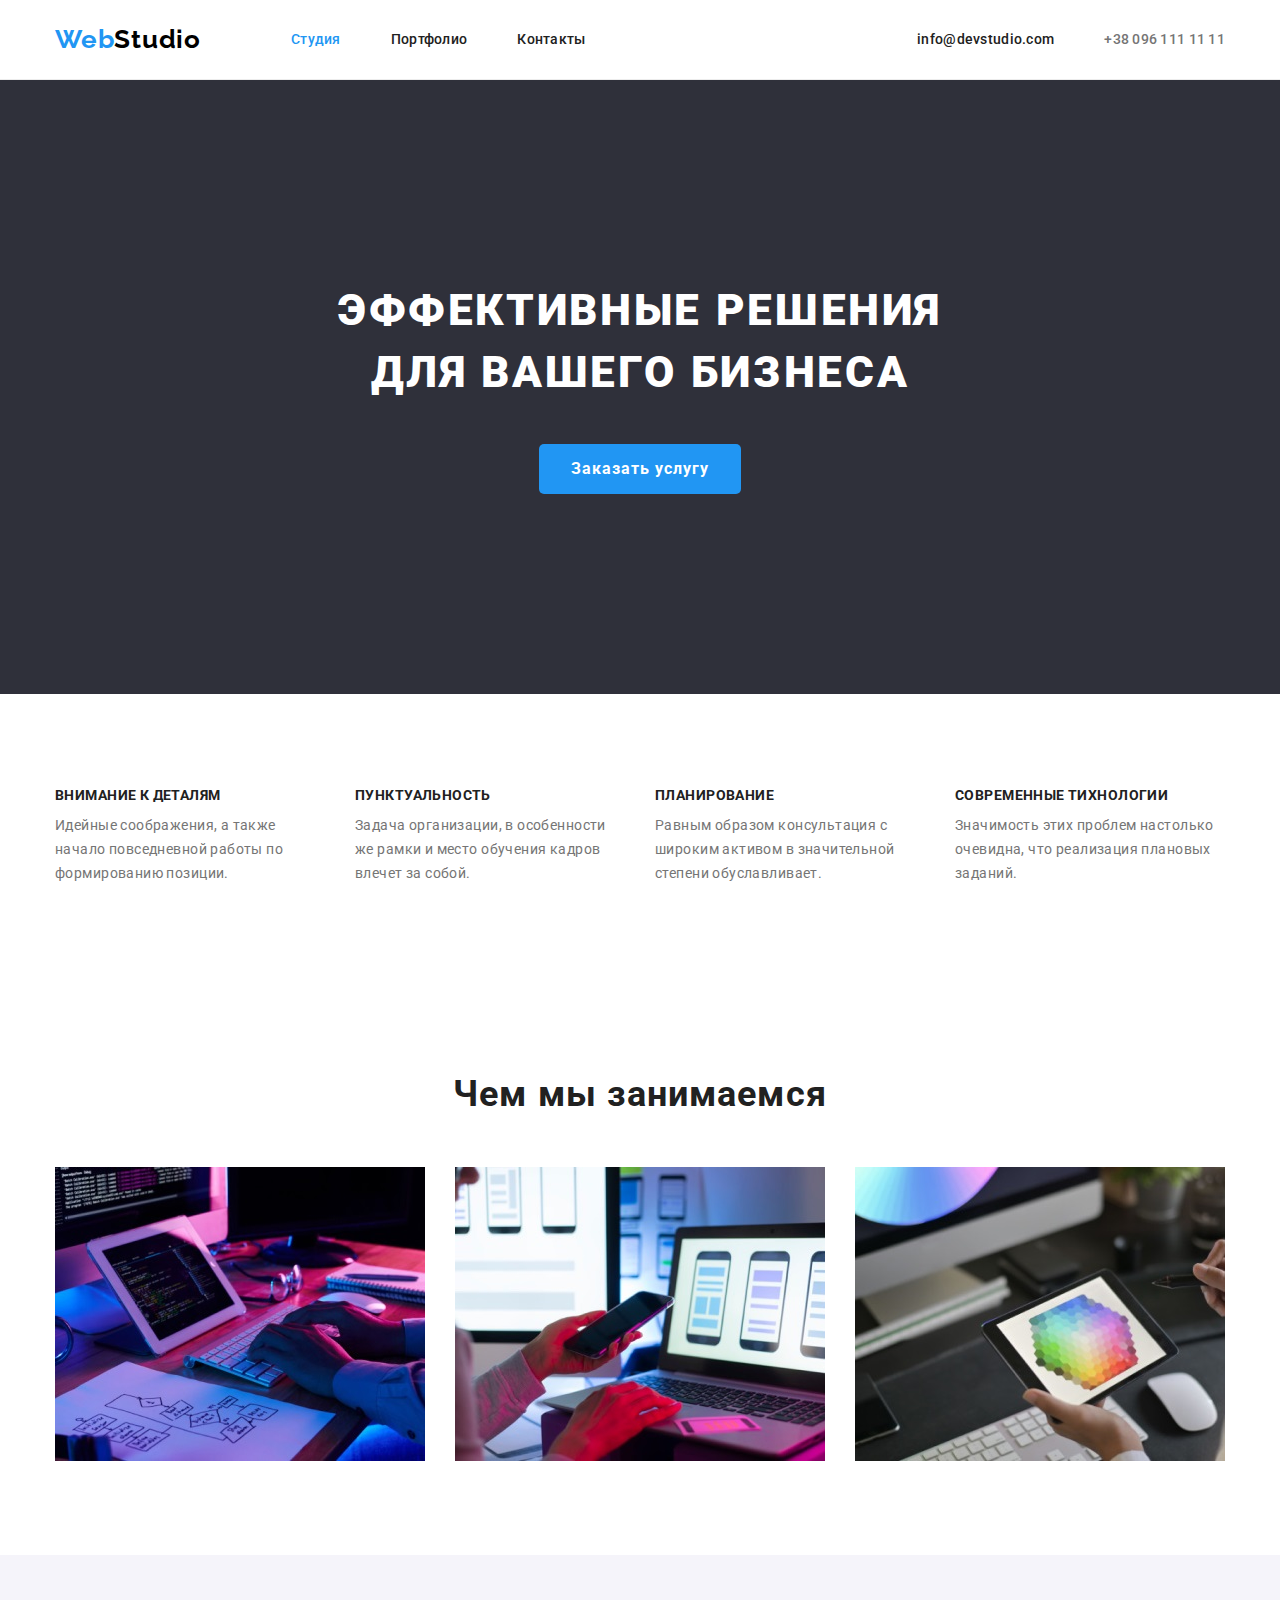
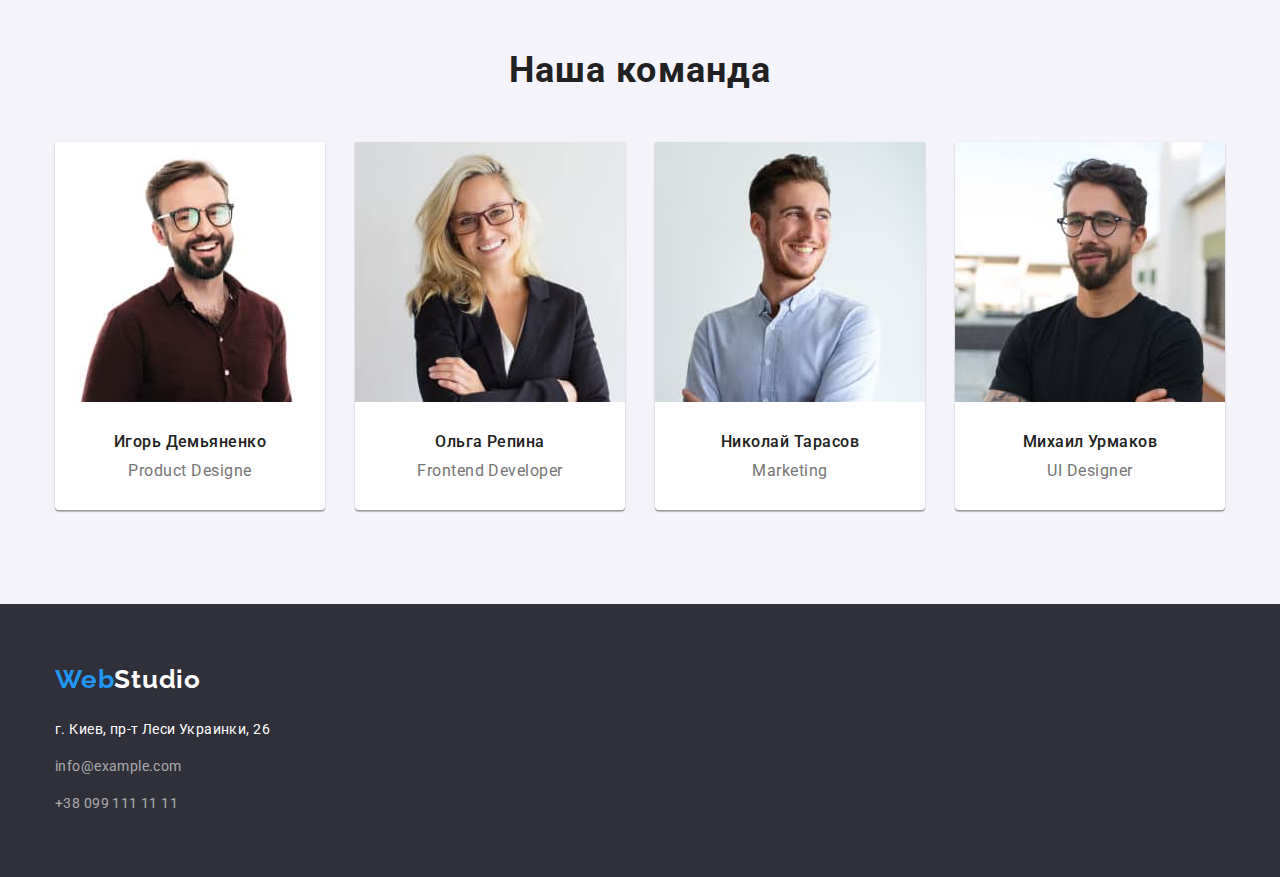
<file: index.html>
<!DOCTYPE html>
<html lang="ru">
  <head>
    <meta charset="UTF-8" />
    <meta http-equiv="X-UA-Compatible" content="IE=edge" />
    <meta name="viewport" content="width=device-width, initial-scale=1.0" />
    <title>WebStudio</title>
    <link rel="stylesheet" href="./style.css/modern-normalize.css" />
    <link rel="stylesheet" href="./style.css/style.css" />
    <link rel="preconnect" href="https://fonts.googleapis.com" />
    <link rel="preconnect" href="https://fonts.gstatic.com" crossorigin />
    <link
      href="https://fonts.googleapis.com/css2?family=Raleway:wght@700&family=Roboto:wght@400;500;700;900&display=swap"
      rel="stylesheet"
    />
  </head>

  <body class="body">
    <!--Шапка сайта-->
    <header class="head">
      <div class="container top-head">
        <a class="logo top" href="./index.html"
          ><span class="first-logo">Web</span
          ><span class="second-logo">Studio</span></a
        >

        <nav>
          <ul class="menu">
            <li><a class="menu-link, activ" href="./index.html">Студия</a></li>
            <li>
              <a class="menu-link" href="./portfolio.html">Портфолио</a>
            </li>
            <li><a class="menu-link" href="#">Контакты</a></li>
          </ul>
        </nav>

        <ul class="menu-tel">
          <li>
            <a class="menu-link" href="mailto:info@devstudio.com"
              >info@devstudio.com</a
            >
          </li>

          <li>
            <a class="menu-number" href="tel:+380961111111"
              >+38 096 111 11 11</a
            >
          </li>
        </ul>
      </div>
    </header>
    <main>
      <!--Герой-->

      <section class="hero">
        <div class="container">
          <h1 class="hero-text">
            Эффективные решения <br />
            для вашего бизнеса
          </h1>
          <button class="hero-button" type="button">Заказать услугу</button>
        </div>
      </section>

      <!--Приимущества-->

      <section class="advantages-block">
        <div class="container">
          <ul class="advantages">
            <li>
              <h3>Внимание к деталям</h3>
              <p>
                Идейные соображения, а также начало повседневной работы по
                формированию позиции.
              </p>
            </li>

            <li>
              <h3>Пунктуальность</h3>
              <p>
                Задача организации, в особенности же рамки и место обучения
                кадров влечет за собой.
              </p>
            </li>
            <li>
              <h3>Планирование</h3>
              <p>
                Равным образом консультация с широким активом в значительной
                степени обуславливает.
              </p>
            </li>
            <li>
              <h3>Современные тихнологии</h3>
              <p>
                Значимость этих проблем настолько очевидна, что реализация
                плановых заданий.
              </p>
            </li>
          </ul>
        </div>
      </section>

      <!--Задачи-->

      <section class="task-container">
        <div class="container">
          <h2 class="task-text">Чем мы занимаемся</h2>
          <ul class="task-photo">
            <li>
              <img src="./images/box1.jpg" alt="Рабочий стол с компъютером" />
            </li>
            <li>
              <img src="./images/box2.jpg" alt="Смартфон в руке" />
            </li>
            <li>
              <img src="./images/box3.jpg" alt="Планшет в руках" />
            </li>
          </ul>
        </div>
      </section>

      <!--Команда-->

      <section class="team">
        <div class="container">
          <h2 class="team-text">Наша команда</h2>

          <ul class="team-photo">
            <li>
              <img src="./images/team-card1.jpg " alt="Сотрудник фирмы" />
              <div class="team-title">
                <h3>Игорь Демьяненко</h3>
                <p>Product Designe</p>
              </div>
            </li>
            <li>
              <img src="./images/team-card2.jpg" alt="Сотрудница фирмы" />
              <div class="team-title">
                <h3>Ольга Репина</h3>
                <p>Frontend Developer</p>
              </div>
            </li>
            <li>
              <img src="./images/team-card3.jpg" alt="Сотрудник фирмы" />
              <div class="team-title">
                <h3>Николай Тарасов</h3>
                <p>Marketing</p>
              </div>
            </li>
            <li>
              <img src="./images/team-card4.jpg" alt="Сотрудник фиjpg" />
              <div class="team-title">
                <h3>Михаил Урмаков</h3>
                <p>UI Designer</p>
              </div>
            </li>
          </ul>
        </div>
      </section>
    </main>

    <!-- Подвал -->

    <footer class="footer">
      <div class="container">
        <a class="logo second" href="#"
          ><span class="first-logo">Web</span
          ><span class="second-logo-footer">Studio</span></a
        >

        <address>
          <ul class="footer-adress">
            <li>
              <a
                class="footer-adress-str"
                href="https://goo.gl/maps/uQqDVaKPQXahRZEBA"
              >
                г. Киев, пр-т Леси Украинки, 26
              </a>
            </li>
            <li>
              <a class="footer-mail" href="maiolto:info@example.com"
                >info@example.com</a
              >
            </li>
            <li>
              <a class="footer-mail" href="tel:+380991111111"
                >+38 099 111 11 11</a
              >
            </li>
          </ul>
        </address>
      </div>
    </footer>
  </body>
</html>
</file>
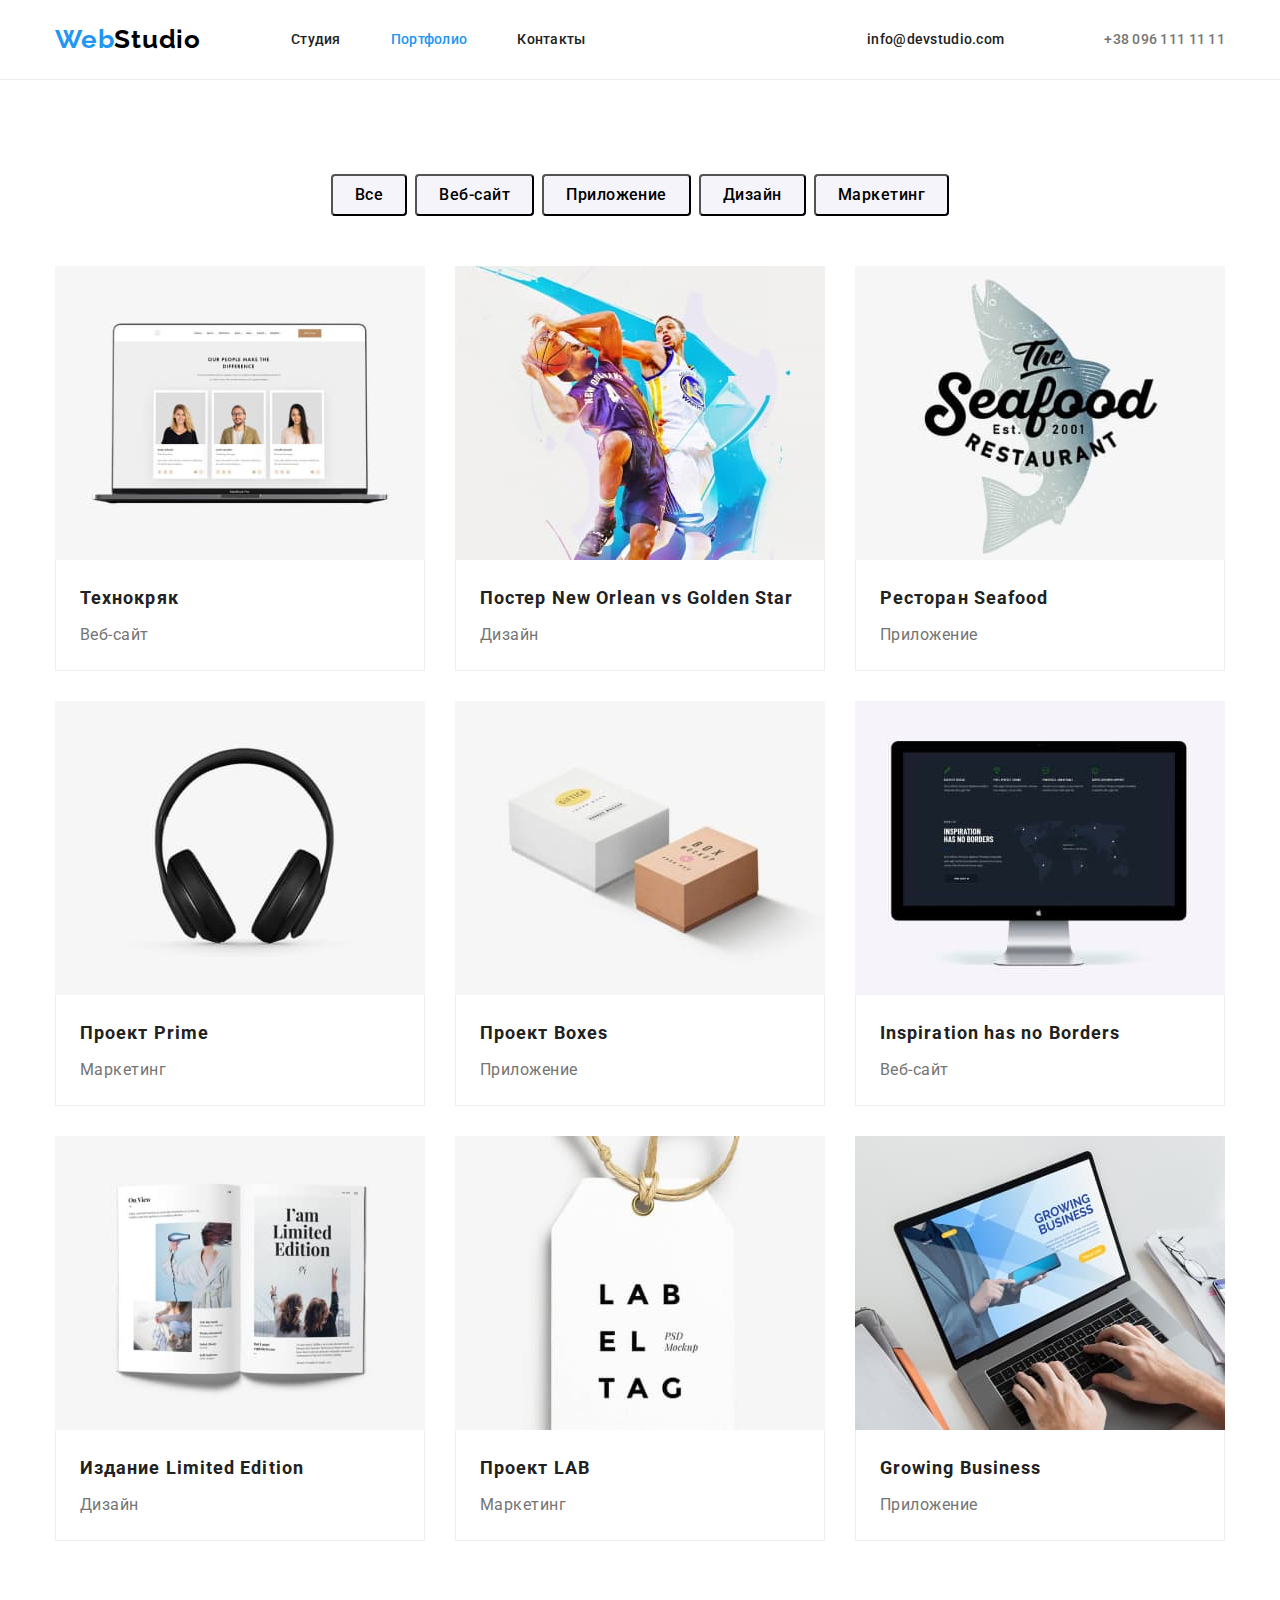
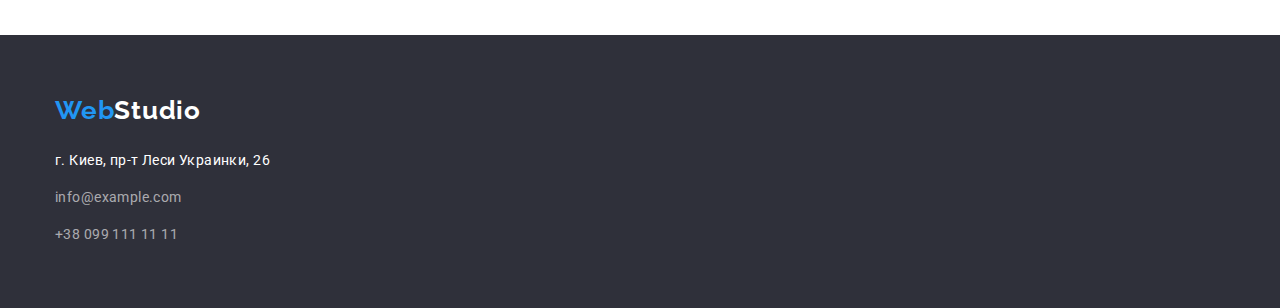
<file: portfolio.html>
<!DOCTYPE html>
<html lang="ru">
  <head>
    <meta charset="UTF-8" />
    <meta http-equiv="X-UA-Compatible" content="IE=edge" />
    <meta name="viewport" content="width=device-width, initial-scale=1.0" />
    <title>Portfolio</title>
    <link rel="stylesheet" href="./style.css/modern-normalize.css" />
    <link rel="stylesheet" href="./style.css/style.css" />
    <link rel="preconnect" href="https://fonts.googleapis.com" />
    <link rel="preconnect" href="https://fonts.gstatic.com" crossorigin />
    <link
      href="https://fonts.googleapis.com/css2?family=Raleway:wght@700&family=Roboto:wght@400;500;700;900&display=swap"
      rel="stylesheet"
    />
  </head>

  <body class="body">
    <!--Шапка сайта-->
    <header class="head">
      <div class="container">
        <div class="top-head">
          <h3 class="logo">
            <a href="./index.html"
              ><span class="first-logo">Web</span
              ><span class="second-logo">Studio</span></a
            >
          </h3>

          <nav>
            <ul class="menu">
              <li><a class="menu-link" href="./index.html">Студия</a></li>
              <li>
                <a class="menu-link, activ" href="./portfolio.html"
                  >Портфолио</a
                >
              </li>
              <li><a class="menu-link" href="#">Контакты</a></li>
            </ul>
          </nav>

          <ul class="menu-tel">
            <li>
              <a class="menu-link" href="mailto:info@devstudio.com"
                >info@devstudio.com</a
              >
            </li>
            <li></li>
            <li>
              <a class="menu-number" href="tel:+380961111111"
                >+38 096 111 11 11</a
              >
            </li>
          </ul>
        </div>
      </div>
    </header>

    <!--Портфолио-->
    <main class="portfolio-main">
      <section>
        <div class="container">
          <ul class="portfolio-menu">
            <li><button class="portfolio-button" type="button">Все</button></li>
            <li>
              <button class="portfolio-button" type="button">Веб-сайт</button>
            </li>
            <li>
              <button class="portfolio-button" type="button">Приложение</button>
            </li>
            <li>
              <button class="portfolio-button" type="button">Дизайн</button>
            </li>
            <li>
              <button class="portfolio-button" type="button">Маркетинг</button>
            </li>
          </ul>

          <ul class="portfolio">
            <li>
              <a href="#">
                <img
                  class="portfolio-foto"
                  src="./images/img1.jpg"
                  alt="лептоп"
                />
                <div class="portfolio-title">
                  <h3>Технокряк</h3>
                  <p>Веб-сайт</p>
                </div>
              </a>
            </li>
            <li>
              <a href="#">
                <img
                  class="portfolio-foto"
                  src="./images/img2.jpg"
                  alt="баскетболисты"
                />
                <div class="portfolio-title">
                  <h3>Постер New Orlean vs Golden Star</h3>
                  <p>Дизайн</p>
                </div>
              </a>
            </li>
            <li>
              <a href="#">
                <img
                  class="portfolio-foto"
                  src="./images/img3.jpg"
                  alt="ресторанный лейбл"
                />
                <div class="portfolio-title">
                  <h3>Ресторан Seafood</h3>
                  <p>Приложение</p>
                </div>
              </a>
            </li>
            <li>
              <a href="#">
                <img
                  class="portfolio-foto"
                  src="./images/img4.jpg"
                  alt="наушники"
                />
                <div class="portfolio-title">
                  <h3>Проект Prime</h3>
                  <p>Маркетинг</p>
                </div>
              </a>
            </li>
            <li>
              <a href="#">
                <img
                  class="portfolio-foto"
                  src="./images/img5.jpg"
                  alt="две коробки"
                />
                <div class="portfolio-title">
                  <h3>Проект Boxes</h3>
                  <p>Приложение</p>
                </div>
              </a>
            </li>
            <li>
              <a href="#">
                <img
                  class="portfolio-foto"
                  src="./images/img6.jpg"
                  alt="монитор"
                />
                <div class="portfolio-title">
                  <h3>Inspiration has no Borders</h3>
                  <p>Веб-сайт</p>
                </div>
              </a>
            </li>
            <li>
              <a href="#">
                <img
                  class="portfolio-foto"
                  src="./images/img7.jpg"
                  alt="буклет"
                />
                <div class="portfolio-title">
                  <h3>Издание Limited Edition</h3>
                  <p>Дизайн</p>
                </div>
              </a>
            </li>
            <li>
              <a href="#">
                <img
                  class="portfolio-foto"
                  src="./images/img8.jpg"
                  alt="лейбл"
                />
                <div class="portfolio-title">
                  <h3>Проект LAB</h3>
                  <p>Маркетинг</p>
                </div>
              </a>
            </li>
            <li>
              <a href="">
                <img
                  class="portfolio-foto"
                  src="./images/img9.jpg"
                  alt="ноутбук"
                />
                <div class="portfolio-title">
                  <h3>Growing Business</h3>
                  <p>Приложение</p>
                </div>
              </a>
            </li>
          </ul>
        </div>
      </section>
    </main>

    <!-- Подвал -->

    <footer class="footer">
      <div class="container">
        <a class="logo second" href="#"
          ><span class="first-logo">Web</span
          ><span class="second-logo-footer">Studio</span></a
        >

        <address>
          <ul class="footer-adress">
            <li>
              <a
                class="footer-adress-str"
                href="https://goo.gl/maps/uQqDVaKPQXahRZEBA"
              >
                г. Киев, пр-т Леси Украинки, 26
              </a>
            </li>
            <li>
              <a class="footer-mail" href="maiolto:info@example.com"
                >info@example.com</a
              >
            </li>
            <li>
              <a class="footer-mail" href="tel:+380991111111"
                >+38 099 111 11 11</a
              >
            </li>
          </ul>
        </address>
      </div>
    </footer>
  </body>
</html>
</file>
<file: style.css/style.css>
:root {
  --background-main: #ffffff;
  --background-hero: #2f303a;
  --total-color: #e5e5e5;
  --team-color: #f5f4fa;
  --blue: #2196f3;
  --text-color: #212121;

  --logofont: Raleway;
  --mainfont: Roboto;
}
/*------------------------------------------------------------*/

.body {
  font-family: var(--mainfont), sans-serif;
  color: var(--text-color);
}

.container {
  width: 1200px;
  margin-left: auto;
  margin-right: auto;
  padding-left: 15px;
  padding-right: 15px;
}
/*------------------------------------------------------------*/

/*Шапка сайта*/
.head {
  border-bottom: 1px solid #ececec;
}

a {
  text-decoration: none;
}

ul {
  list-style: none;
}

h1,
h2,
h3,
p,
ul {
  padding: 0;
  margin: 0;
}

.top-head {
  display: flex;
  align-items: center;
}

.first-logo {
  color: var(--blue);
}

.second-logo {
  color: #000;
}

.second-logo-footer {
  color: var(--background-main);
}

.logo {
  margin-right: 90px;

  font-family: var(--logofont);
  font-weight: 700;
  font-size: 26px;
  line-height: 1.2;
  letter-spacing: 0.03em;
}

.menu {
  display: flex;
  padding-left: 0;

  font-weight: 500;
  font-size: 14px;
  line-height: 1.1;
  letter-spacing: 0.02em;
}

.menu :not(:first-child) {
  margin-left: 50px;
}
.menu-link,
.activ {
  padding: 32px 0;

  display: block;

  color: var(--blue);
}

.menu-link {
  padding: 32px 0;

  display: block;

  font-weight: 500;
  font-size: 14px;
  line-height: 1.1;
  letter-spacing: 0.02em;

  color: var(--text-color);
}

.menu-link:hover,
.menu-link:focus {
  color: var(--blue);
}

.menu-tel {
  display: flex;

  margin-left: auto;
  padding-left: 0;
}
.menu-tel {
  gap: 50px;
}

.menu-number {
  padding: 32px 0;

  display: block;

  font-weight: 500;
  font-size: 14px;
  line-height: 1.1;
  letter-spacing: 0.02em;

  color: #757575;
}

.menu-number:hover,
.menu-number:focus {
  color: var(--blue);
}

/*------------------------------------------------------------*/
/*Герой*/
.hero {
  padding-top: 200px;
  padding-bottom: 200px;

  background-color: var(--background-hero);

  text-align: center;
}
.hero-text {
  font-weight: 900;
  font-size: 44px;
  line-height: 1.4;
  letter-spacing: 0.06em;
  text-transform: uppercase;

  color: var(--background-main);
}

.hero-button {
  min-width: 200px;
  margin-top: 40px;
  border-radius: 5px;
  padding: 10px 32px;

  font-weight: 700;
  font-size: 16px;
  line-height: 1.9;
  letter-spacing: 0.06em;

  border-style: inherit;
  background-color: var(--blue);
  color: var(--background-main);
}

/*------------------------------------------------------------*/
/*Приимущества*/

.advantages-block {
  padding-top: 94px;
  padding-bottom: 94px;
}

.advantages {
  gap: 30px;

  display: flex;
  justify-content: space-between;
}

.advantages > li {
  width: 270px;
}

.advantages h3 {
  margin-bottom: 10px;
  font-weight: 700;
  font-size: 14px;
  line-height: 1.1;
  letter-spacing: 0.03em;
  text-transform: uppercase;
}

.advantages p {
  font-weight: 400;
  font-size: 14px;
  line-height: 24px;
  letter-spacing: 0.03em;

  color: #757575;
}

/*------------------------------------------------------------*/
/*Задачи*/

.task-container {
  padding-bottom: 94px;
}

.task-text {
  margin-bottom: 50px;

  font-weight: 700;
  font-size: 36px;
  line-height: 1.2;
  text-align: center;
  letter-spacing: 0.03em;
}

.task-photo {
  padding: 0;
  margin: 0;

  display: flex;

  gap: 30px;
}
.task-photo img {
  display: block;
}

/*------------------------------------------------------------*/
/*Команда*/
.team {
  padding-top: 94px;
  padding-bottom: 94px;

  background-color: var(--team-color);
}
.team-text {
  margin-bottom: 50px;

  font-weight: 700;
  font-size: 36px;
  line-height: 1.2;
  text-align: center;
  letter-spacing: 0.03em;
}

.team-photo {
  padding: 0;
  margin: 0;

  display: flex;
  justify-content: space-between;
}

.team-photo img {
  display: block;
}

.team-title {
  padding: 30px 5px;
}

.team-photo h3 {
  margin-bottom: 10px;

  font-weight: 500;
  font-size: 16px;
  line-height: 1.2;
  text-align: center;
  letter-spacing: 0.03em;
}

.team-photo > li {
  background-color: var(--background-main);

  box-shadow: 0px 1px 3px rgba(0, 0, 0, 0.12), 0px 1px 1px rgba(0, 0, 0, 0.14),
    0px 2px 1px rgba(0, 0, 0, 0.2);
  border-radius: 0px 0px 4px 4px;
}

.team-photo p {
  font-weight: 400;
  font-size: 16px;
  line-height: 1.2;
  text-align: center;
  letter-spacing: 0.03em;

  color: #757575;
}
/*------------------------------------------------------------*/
/* Подвал */
.footer {
  padding-top: 60px;
  padding-bottom: 60px;

  background-color: var(--background-hero);
}

address{
  font-style: normal;
}


.second {
  display: inline-block;

  margin-bottom: 20px;
}


.footer-adress>li{
  margin-bottom: 9px;

}

.footer-adress>li:last-child{
  margin-bottom: 0;

}

.footer-adress-str {
  display: inline-block;

  font-weight: 400;
  font-size: 14px;
  line-height: 2;
  letter-spacing: 0.03em;

  color: var(--background-main);
}

.footer-adress-str:hover,
.footer-adress-str:focus {
  color: var(--blue);
}

.footer-mail {
  display: inline-block;
  
  font-weight: 400;
  font-size: 14px;
  line-height: 2;
  letter-spacing: 0.03em;

  color: rgba(255, 255, 255, 0.6);

}

.footer-mail:hover,
.footer-mail:focus {
  color: var(--blue);
}

/*------------------------------------------------------------*/
section {
  padding-top: 94px;
  padding-bottom: 94px;
}

.portfolio {
  display: grid;
  grid-template-columns: repeat(3, 370px);
  grid-gap: 30px;
}
.portfolio-foto {
  display: block;
  width: 100%;
}

.portfolio-title {
  padding-top: 20px;
  padding-bottom: 20px;
  padding-left: 24px;
  padding-right: 24px;
  

  background: #ffffff;
  border-left: 1px solid #eeeeee;
  border-right: 1px solid #eeeeee;
  border-bottom: 1px solid #eeeeee;
}
.portfolio-title h3 {
  margin-bottom: 4px;

  font-family: var(--mainfont);
  font-weight: 700;
  font-size: 18px;
  line-height: 36px;
  letter-spacing: 0.06em;
  color: var(--text-color);
}
.portfolio-title p {
  font-family: var(--mainfont);
  font-weight: 400;
  font-size: 16px;
  line-height: 30px;
  letter-spacing: 0.03em;
  color: #757575;
}
.portfolio a {
  color: var(--text-color);
}

.portfolio > li {
  background-color: var(--background-main);
}

.portfolio-menu {
  display: flex;
  justify-content: center;
  gap: 8px;
  margin-top: 0;
  margin-bottom: 50px;
}

.portfolio-button {
  padding: 6px 22px;
  margin-top: 0;
  border-radius: 4px;

  font-family: "Roboto";
  font-weight: 500;
  font-size: 16px;
  line-height: 1.6;
  text-align: center;
  letter-spacing: 0.03em;

  background: var(--team-color);

  cursor: pointer;
}

.portfolio-button:hover,
.portfolio-button:focus {
  color: var(--background-main);
  background: var(--blue);
  box-shadow: 0px 3px 1px rgba(0, 0, 0, 0.1), 0px 1px 2px rgba(0, 0, 0, 0.08),
    0px 2px 2px rgba(0, 0, 0, 0.12);
}
</file>
